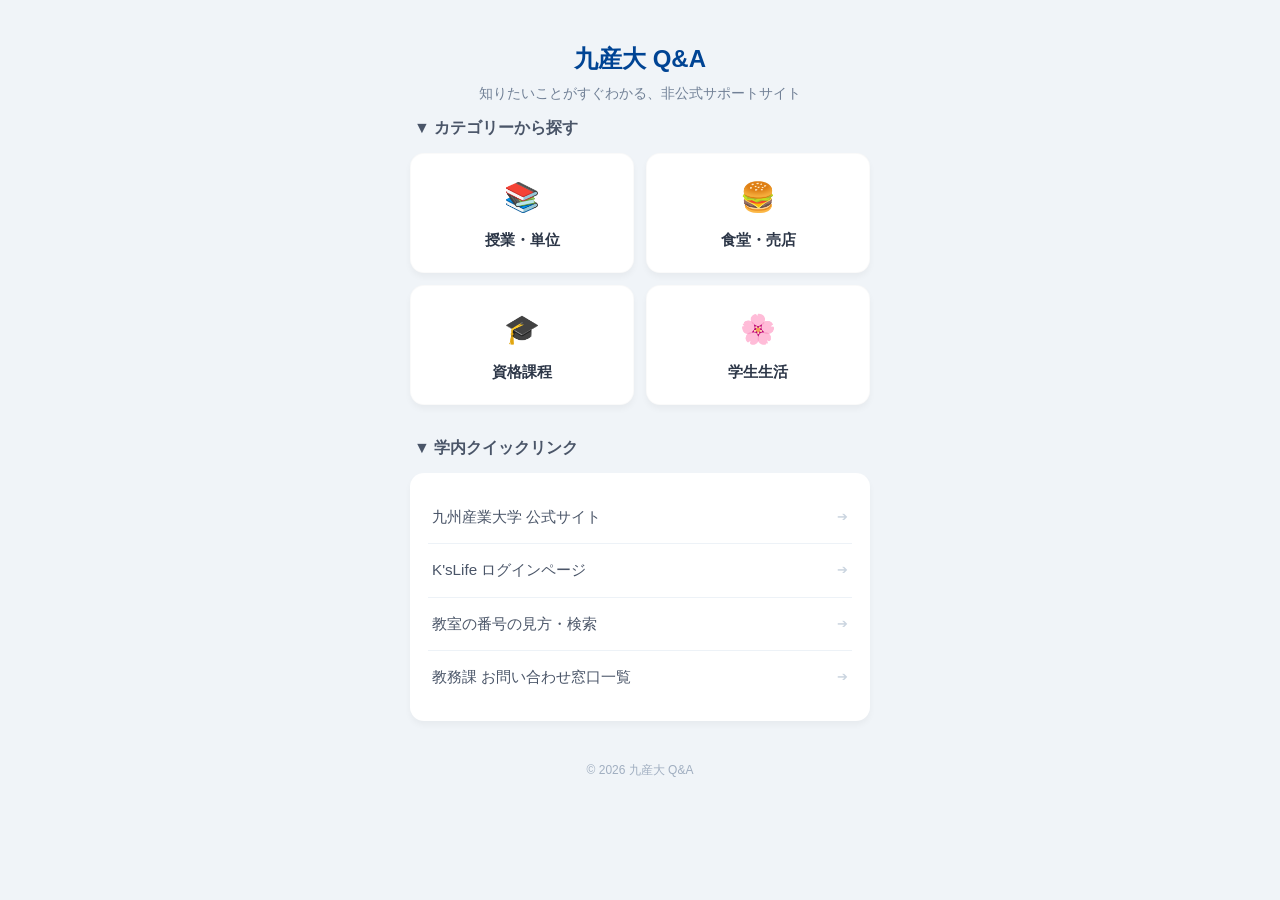
<file: index.html>
<!DOCTYPE html>
<html lang="ja">
<head>
    <meta charset="UTF-8">
    <meta name="viewport" content="width=device-width, initial-scale=1.0">
    <title>九産大生のための学生生活ガイド</title>
    <link rel="stylesheet" href="style.css">
</head>
<body>

    <div class="container">
        
        <header>
            <h1>九産大 Q&A</h1>
            <p>知りたいことがすぐわかる、非公式サポートサイト</p>
        </header>

        <p class="section-title">▼ カテゴリーから探す</p>
        <div class="grid-menu">
            
            <a href="jyugyo.html" class="menu-card">
                <span class="menu-icon">📚</span>
                <span class="menu-label">授業・単位</span>
            </a>

            <a href="syokudo.html" class="menu-card">
                <span class="menu-icon">🍔</span>
                <span class="menu-label">食堂・売店</span>
            </a>

            <a href="sikaku.html" class="menu-card">
                <span class="menu-icon">🎓</span>
                <span class="menu-label">資格課程</span>
            </a>

            <a href="seikatsu.html" class="menu-card">
                <span class="menu-icon">🌸</span>
                <span class="menu-label">学生生活</span>
            </a>

        </div>

        <p class="section-title">▼ 学内クイックリンク</p>
        <div class="quick-links">
            <ul class="link-list">
                <li>
                    <a href="https://www.kyusan-u.ac.jp/" target="_blank" class="link-item">
                        九州産業大学 公式サイト
                    </a>
                </li>
                <li>
                    <a href="https://ksuweb.kyusan-u.ac.jp/lcu-web/?" target="_blank" class="link-item">
                        K'sLife ログインページ
                    </a>
                </li>
                <li>
                    <a href="https://www.kyusan-u.ac.jp/eas/map/search.php" target="_blank" class="link-item">
                        教室の番号の見方・検索
                    </a>
                </li>
                <li>
                    <a href="https://www.kyusan-u.ac.jp/guide/inquiry/#contact" target="_blank" class="link-item">
                        教務課 お問い合わせ窓口一覧
                    </a>
                </li>
            </ul>
        </div>

        <footer>
            <p>© 2026 九産大 Q&A</p>
        </footer>

    </div>

</body>
</html>
</file>
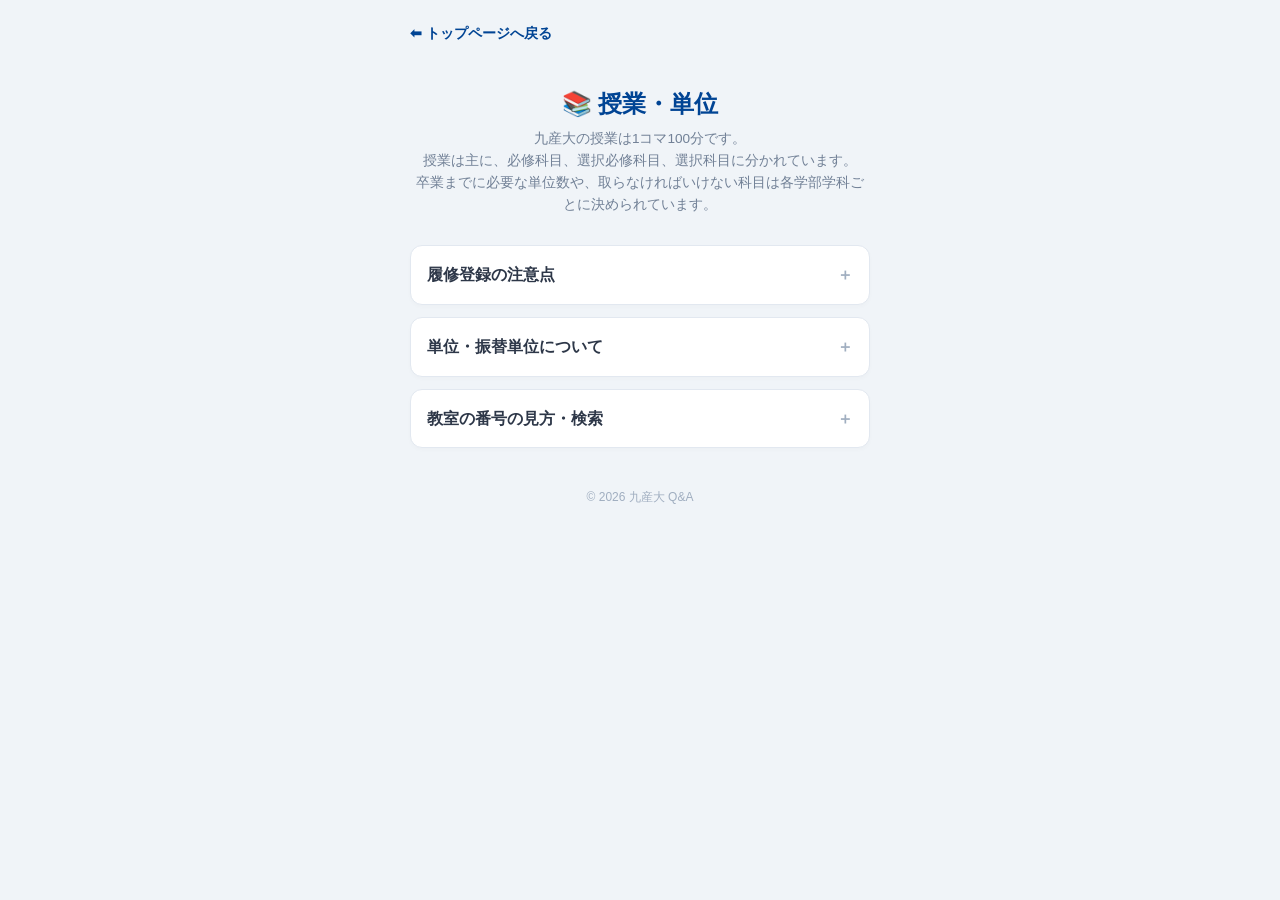
<file: jyugyo.html>
<!DOCTYPE html>
<html lang="ja">
<head>
    <meta charset="UTF-8">
    <meta name="viewport" content="width=device-width, initial-scale=1.0">
    <title>授業・単位について - 九産大 学生生活ガイド</title>
    <link rel="stylesheet" href="style.css">
    <style>
        /* 授業ページ専用の追加デザイン（アコーディオン用） */
        details {
            margin-bottom: 12px;
            background: #ffffff;
            border: 1px solid #e2e8f0;
            border-radius: 12px;
            overflow: hidden;
            box-shadow: 0 2px 4px rgba(0,0,0,0.02);
        }
        summary {
            padding: 16px;
            font-weight: bold;
            cursor: pointer;
            list-style: none;
            display: flex;
            justify-content: space-between;
            align-items: center;
        }
        summary::-webkit-details-marker { display: none; }
        summary::after { content: "＋"; color: #a0aec0; }
        details[open] summary::after { content: "－"; color: #004494; }
        
        .content {
            padding: 16px;
            border-top: 1px solid #edf2f7;
            font-size: 0.95rem;
            background-color: #fafbfc;
        }
        /* 戻るボタンのデザイン */
        .back-btn {
            display: inline-block;
            margin-bottom: 20px;
            text-decoration: none;
            color: #004494;
            font-size: 0.9rem;
            font-weight: bold;
        }
    </style>
</head>
<body>

    <div class="container">
        <a href="index.html" class="back-btn">⬅ トップページへ戻る</a>

        <header>
            <h1>📚 授業・単位</h1>
            <p>九産大の授業は1コマ100分です。<br>授業は主に、必修科目、選択必修科目、選択科目に分かれています。<br>卒業までに必要な単位数や、取らなければいけない科目は各学部学科ごとに決められています。
            </p>
        </header>

        <div style="margin-top: 20px;">
            <details>
                <summary>履修登録の注意点</summary>
                <div class="content">
                    <p>履修登録は、ケーズライフを用いて、3月末ごろに、前期・後期分を一気に登録します。集中講義もこの期間で登録します。登録期間や変更期間、授業の日程については、3月末ごろの各学部のガイダンスで発表があります。ただし、CLノートの入力が不十分だと履修登録に制限がかかる場合があるため、入力期限までに必ず入力を済ませましょう。</p>
                </div>
            </details>

            <details>
                <summary>単位・振替単位について</summary>
                <div class="content">
                    <p>選択必修、選択科目の振替単位や、資格取得による振替単位についてもここに明記。</p>
                </div>
            </details>

            <details>
                <summary>教室の番号の見方・検索</summary>
                <div class="content">
                    <p>教室の番号は、<br>建物or方角＋階数＋部屋番号<br>になっています<br>
                    例えば、</p>
                    <img src="images/kyositu.png" alt="学内マップ" class="page-img">
                    <p><a href="https://www.kyusan-u.ac.jp/eas/map/search.php" target="_blank">教室検索</a></p>
                </div>
            </details>
        </div>

        <footer>
            <p>© 2026 九産大 Q&A</p>
        </footer>
    </div>

</body>
</html>
</file>
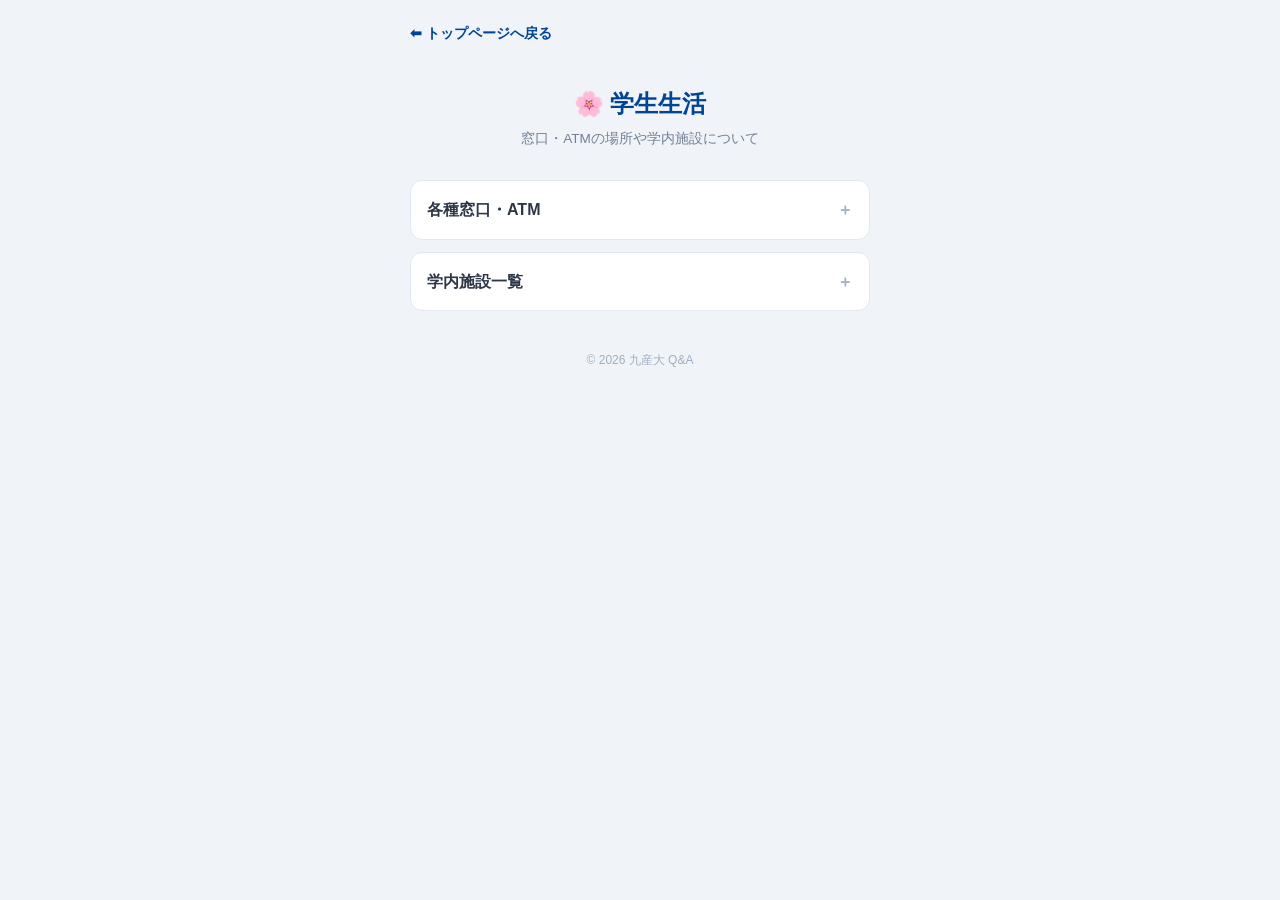
<file: seikatsu.html>
<!DOCTYPE html>
<html lang="ja">
<head>
    <meta charset="UTF-8">
    <meta name="viewport" content="width=device-width, initial-scale=1.0">
    <title>学生生活 - 九産大 学生生活ガイド</title>
    <link rel="stylesheet" href="style.css">
    <style>
        details { margin-bottom: 12px; background: #ffffff; border: 1px solid #e2e8f0; border-radius: 12px; overflow: hidden; }
        summary { padding: 16px; font-weight: bold; cursor: pointer; list-style: none; display: flex; justify-content: space-between; align-items: center; }
        summary::-webkit-details-marker { display: none; }
        summary::after { content: "＋"; color: #a0aec0; }
        details[open] summary::after { content: "－"; color: #004494; }
        .content { padding: 16px; border-top: 1px solid #edf2f7; font-size: 0.95rem; background-color: #fafbfc; }
        .back-btn { display: inline-block; margin-bottom: 20px; text-decoration: none; color: #004494; font-size: 0.9rem; font-weight: bold; }
        .facility-list { display: flex; flex-wrap: wrap; gap: 8px; padding: 0; list-style: none; margin: 10px 0 0 0; }
        .facility-list li { background: #e9ecef; padding: 5px 12px; border-radius: 15px; font-size: 0.85rem; }
    </style>
</head>
<body>
    <div class="container">
        <a href="index.html" class="back-btn">⬅ トップページへ戻る</a>
        <header>
            <h1>🌸 学生生活</h1>
            <p>窓口・ATMの場所や学内施設について</p>
        </header>

        <div style="margin-top: 20px;">
            <details>
                <summary>各種窓口・ATM</summary>
                <div class="content">
                    <p>教務課や学生部など、困ったときの連絡先や、学内ATMの場所と営業時間を記載します。</p>
                </div>
            </details>
            <details>
                <summary>学内施設一覧</summary>
                <div class="content">
                    <p>学内の主要な施設です：</p>
                    <ul class="facility-list">
                        <li>キャリア支援センター</li>
                        <li>美術館</li>
                        <li>図書館</li>
                        <li>アリーナ</li>
                        <li>中央会館</li>
                        <li>運動場</li>
                    </ul>
                </div>
            </details>
        </div>
        <footer><p>© 2026 九産大 Q&A</p></footer>
    </div>
</body>
</html>
</file>
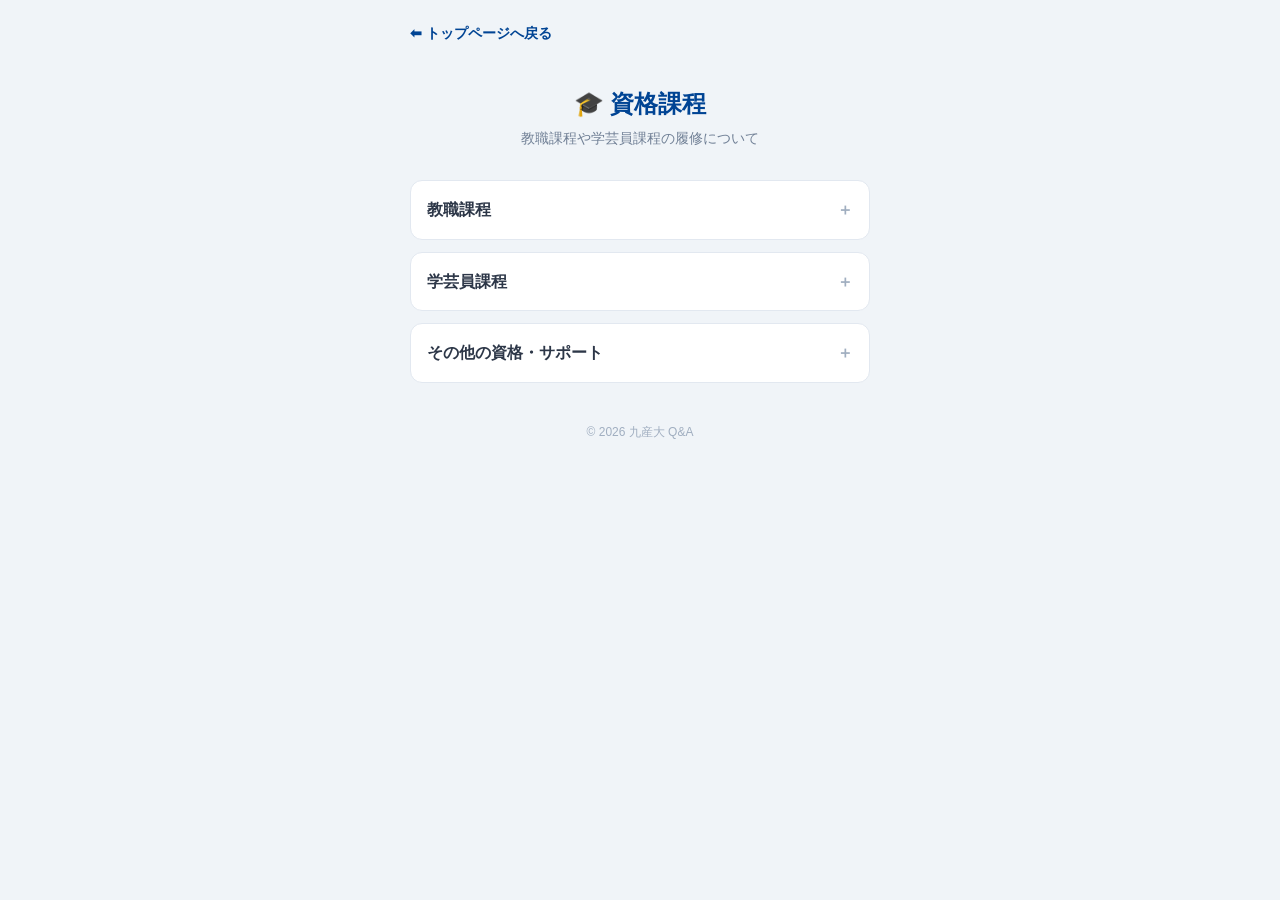
<file: sikaku.html>
<!DOCTYPE html>
<html lang="ja">
<head>
    <meta charset="UTF-8">
    <meta name="viewport" content="width=device-width, initial-scale=1.0">
    <title>資格課程 - 九産大 学生生活ガイド</title>
    <link rel="stylesheet" href="style.css">
    <style>
        details { margin-bottom: 12px; background: #ffffff; border: 1px solid #e2e8f0; border-radius: 12px; overflow: hidden; }
        summary { padding: 16px; font-weight: bold; cursor: pointer; list-style: none; display: flex; justify-content: space-between; align-items: center; }
        summary::-webkit-details-marker { display: none; }
        summary::after { content: "＋"; color: #a0aec0; }
        details[open] summary::after { content: "－"; color: #004494; }
        .content { padding: 16px; border-top: 1px solid #edf2f7; font-size: 0.95rem; background-color: #fafbfc; }
        .back-btn { display: inline-block; margin-bottom: 20px; text-decoration: none; color: #004494; font-size: 0.9rem; font-weight: bold; }
    </style>
</head>
<body>
    <div class="container">
        <a href="index.html" class="back-btn">⬅ トップページへ戻る</a>
        <header>
            <h1>🎓 資格課程</h1>
            <p>教職課程や学芸員課程の履修について</p>
        </header>

        <div style="margin-top: 20px;">
            <details>
                <summary>教職課程</summary>
                <div class="content">
                    <p>教職の履修登録の進め方、必要な単位数、実習の時期や注意点を記載します。</p>
                </div>
            </details>
            <details>
                <summary>学芸員課程</summary>
                <div class="content">
                    <p>学芸員資格の取得に必要な科目、美術館実習などの手続きについてまとめます。</p>
                </div>
            </details>
            <details>
                <summary>その他の資格・サポート</summary>
                <div class="content">
                    <p>Skill Up for MIRAI<a href="https://shikaku.kyusan-u.ac.jp/#Top"target="_blank"></a>公式サイト</p>
                </div>
            </details>
        </div>
        <footer><p>© 2026 九産大 Q&A</p></footer>
    </div>
</body>
</html>
</file>
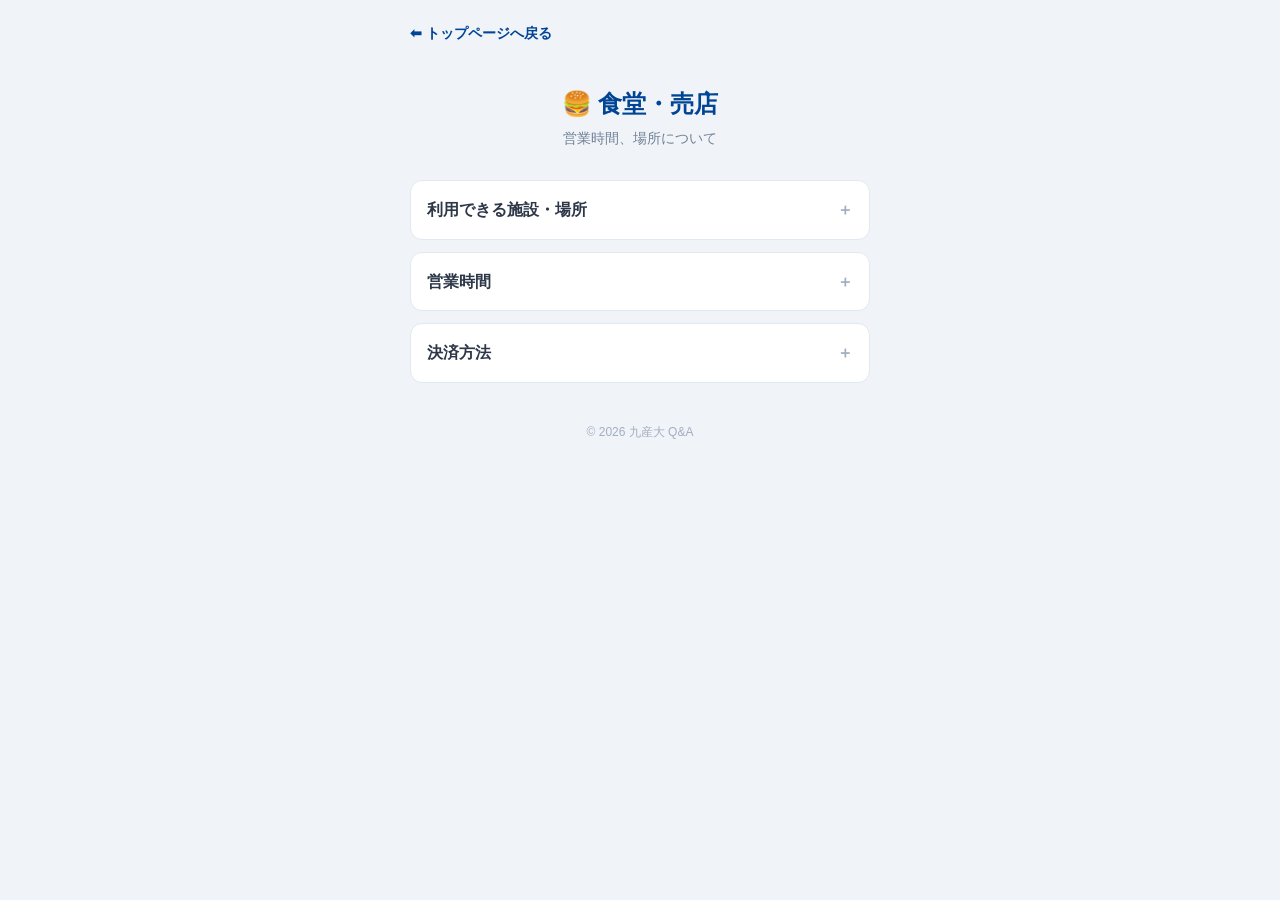
<file: syokudo.html>
<!DOCTYPE html>
<html lang="ja">
<head>
    <meta charset="UTF-8">
    <meta name="viewport" content="width=device-width, initial-scale=1.0">
    <title>食堂・売店 - 九産大 学生生活ガイド</title>
    <link rel="stylesheet" href="style.css">
    <style>
        /* アコーディオンと戻るボタンのスタイル */
        details { margin-bottom: 12px; background: #ffffff; border: 1px solid #e2e8f0; border-radius: 12px; overflow: hidden; }
        summary { padding: 16px; font-weight: bold; cursor: pointer; list-style: none; display: flex; justify-content: space-between; align-items: center; }
        summary::-webkit-details-marker { display: none; }
        summary::after { content: "＋"; color: #a0aec0; }
        details[open] summary::after { content: "－"; color: #004494; }
        .content { padding: 16px; border-top: 1px solid #edf2f7; font-size: 0.95rem; background-color: #fafbfc; }
        .back-btn { display: inline-block; margin-bottom: 20px; text-decoration: none; color: #004494; font-size: 0.9rem; font-weight: bold; }
    </style>
</head>
<body>
    <div class="container">
        <a href="index.html" class="back-btn">⬅ トップページへ戻る</a>
        <header>
            <h1>🍔 食堂・売店</h1>
            <p>営業時間、場所について</p>
        </header>

        <div style="margin-top: 20px;">
            <details>
                <summary>利用できる施設・場所</summary>
                <div class="content">
                    <h3>◯1号館1階　オアシス　カフェテリア、レストラン</h3>
                    <p>併設してありますが、メニューが違います！</p>
                    <h3>◯図書館1階</h3>
                    <p>イタリアンレストラン　クオーレ</p>
                </div>
            </details>
            <details>
                <summary>営業時間</summary>
                <div class="content">
                    <p>営業時間は公式サイトに載っています。<br>
                        <a href="https://www.kyusan-u.ac.jp/campus/life/gakuseibu/news/kiosks/" target="_blank">学食・売店の営業時間はこちら</a></p>
                </div>
            </details>
            <details>
                <summary>決済方法</summary>
                <div class="content">
                    <p>楽天エディの使い方、現金や交通系IC、各種QRコード決済が使えるかどうかを明記。</p>
                </div>
            </details>
        </div>
        <footer><p>© 2026 九産大 Q&A</p></footer>
    </div>
</body>
</html>
</file>
<file: style.css>
/* ==========================================================================
           1. 全体のベースデザイン（Color & Typography）
           ========================================================================== */
        body {
            font-family: 'Helvetica Neue', Arial, 'Hiragino Kaku Gothic ProN', 'Hiragino Sans', Meiryo, sans-serif;
            background-color: #f0f4f8; /* 爽やかで目に優しい淡いブルーグレー */
            color: #2d3748;
            margin: 0;
            padding: 0;
            line-height: 1.6;
        }

        .container {
            max-width: 500px; /* スマホで一番見やすくなる横幅 */
            margin: 0 auto;
            padding: 20px;
            box-sizing: border-box;
        }

        /* ==========================================================================
           2. ヘッダーと検索バー
           ========================================================================== */
        header {
            text-align: center;
            padding: 20px 0 10px 0;
        }

        header h1 {
            font-size: 1.5rem;
            color: #004494; /* 九産大をイメージした誠実なディープブルー */
            margin: 0 0 5px 0;
            font-weight: 700;
        }

        header p {
            font-size: 0.85rem;
            color: #718096;
            margin: 0;
        }

        /*/.container {
            margin: 15px 0 25px 0;
            position: relative;
        }

        /*.search-bar {
            width: 100%;
            padding: 14px 15px 14px 40px; /* 左側に虫眼鏡アイコンのスペースを空ける */
            /*font-size: 0.95rem;
            border: 2px solid #cbd5e0;
            border-radius: 12px;
            box-sizing: border-box;
            background-color: #fff;
            box-shadow: 0 2px 4px rgba(0,0,0,0.02);
            transition: all 0.3s ease;
        /*}

        /* 検索バーにフォーカスが当たった時のエフェクト */
        .search-bar:focus {
            outline: none;
            border-color: #004494;
            box-shadow: 0 4px 10px rgba(0,68,148,0.15);
        }

        /* 虫眼鏡の擬似アイコン */
        .search-container::before {
            content: "🔍";
            position: absolute;
            left: 14px;
            top: 50%;
            transform: translateY(-50%);
            font-size: 1rem;
            opacity: 0.6;
        }

        /* サイト内の画像が画面幅に自動で収まるようにする設定 */
        .page-img {
            width: 100%;          /* 画面の横幅いっぱいに自動で合わせる */
            max-width: 100%;      /* 元の画像サイズより大きくはしない */
            border-radius: 8px;   /* 画像の角を少し丸くして優しくする */
            margin: 10px 0;       /* 画像の上下に少しすき間を空ける */
        }

        
        /* ==========================================================================
           3. 4つのメインカテゴリー（グリッドレイアウト）
           ========================================================================== */
        .section-title {
            font-size: 1rem;
            font-weight: bold;
            color: #4a5568;
            margin: 0 0 12px 4px;
        }

        .grid-menu {
            display: grid;
            grid-template-columns: repeat(2, 1fr); /* きれいに2列に並べる */
            gap: 12px; /* ボタン同士のすき間 */
            margin-bottom: 30px;
        }

        /* 押しやすいカード型ボタン */
        .menu-card {
            background-color: #ffffff;
            border-radius: 14px;
            padding: 20px 15px;
            text-align: center;
            text-decoration: none;
            color: #2d3748;
            box-shadow: 0 4px 6px rgba(0, 0, 0, 0.04);
            transition: transform 0.2s ease, box-shadow 0.2s ease;
            border: 1px solid rgba(0,0,0,0.02);
        }

        /* タップ・クリックしたときの立体的な動き */
        .menu-card:active {
            transform: scale(0.97);
            box-shadow: 0 2px 4px rgba(0,0,0,0.02);
        }

        .menu-icon {
            font-size: 1.8rem;
            display: block;
            margin-bottom: 8px;
        }

        .menu-label {
            font-size: 0.95rem;
            font-weight: bold;
            display: block;
        }

        /* ==========================================================================
           4. 在学生のためのクイックリンク
           ========================================================================== */
        .quick-links {
            background-color: #ffffff;
            border-radius: 14px;
            padding: 18px;
            box-shadow: 0 4px 6px rgba(0, 0, 0, 0.04);
        }

        .link-list {
            list-style: none;
            padding: 0;
            margin: 0;
        }

        .link-list li {
            border-bottom: 1px solid #edf2f7;
        }

        .link-list li:last-child {
            border-bottom: none; /* 最後の線の削除 */
        }

        .link-item {
            display: flex;
            justify-content: space-between;
            align-items: center;
            padding: 14px 4px;
            text-decoration: none;
            color: #4a5568;
            font-size: 0.95rem;
            font-weight: 500;
        }

        .link-item:active {
            background-color: #f7fafc;
        }

        /* 外部リンクマーク（矢印） */
        .link-item::after {
            content: "➔";
            color: #cbd5e0;
            font-size: 0.8rem;
            transition: transform 0.2s;
        }

        .link-item:hover::after {
            color: #004494;
            transform: translateX(3px);
        }

        /* 著作権表記 */
        footer {
            text-align: center;
            font-size: 0.75rem;
            color: #a0aec0;
            margin-top: 40px;
            padding-bottom: 20px;
        }
</file>
